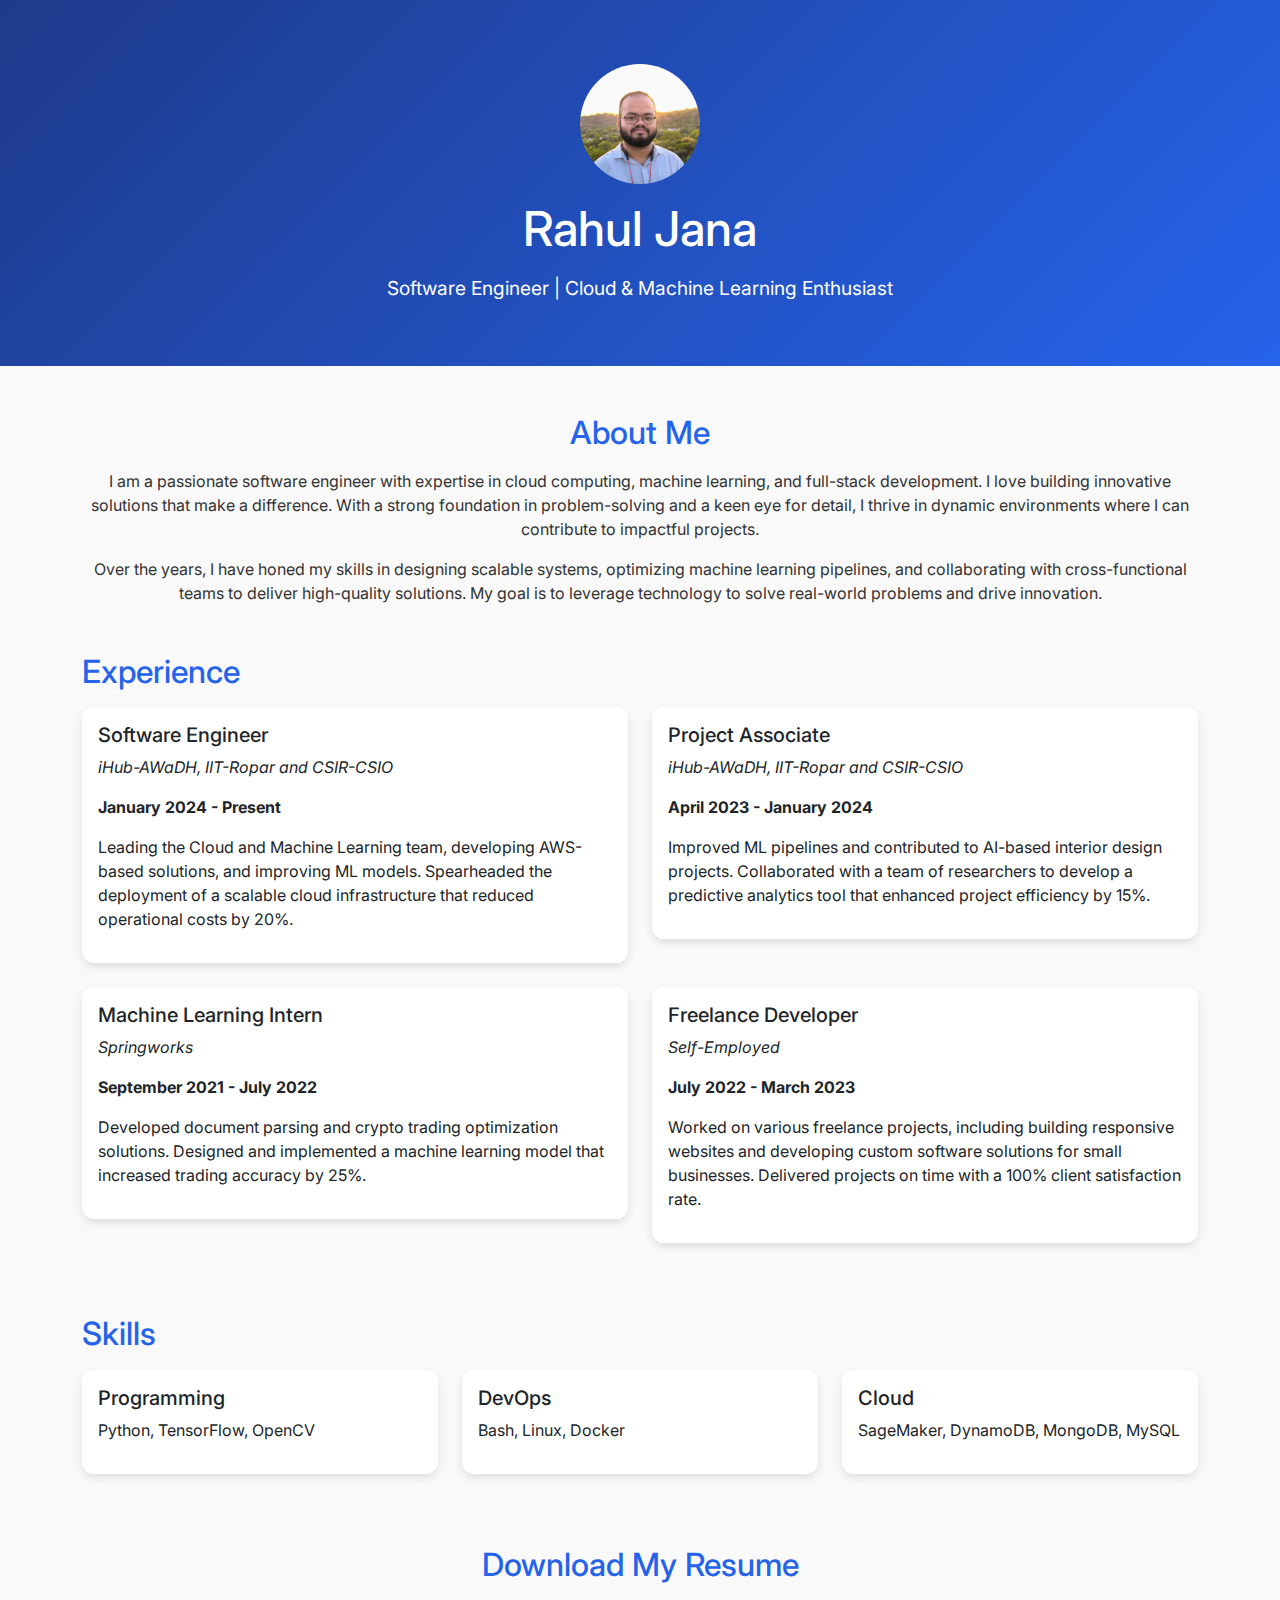
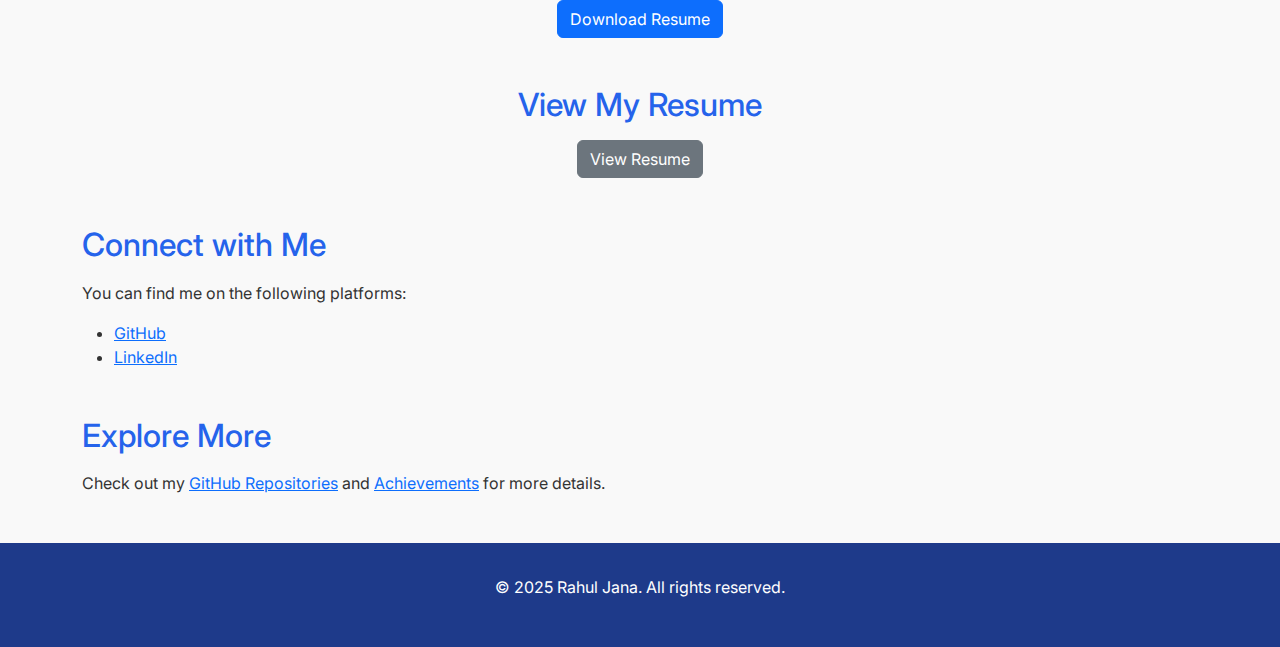
<file: index.html>
<!DOCTYPE html>
<html lang="en">
<head>
    <meta charset="UTF-8">
    <meta name="viewport" content="width=device-width, initial-scale=1.0">
    <title>Rahul Jana - Portfolio</title>
    <!-- Bootstrap CSS -->
    <link href="https://cdn.jsdelivr.net/npm/bootstrap@5.3.0-alpha3/dist/css/bootstrap.min.css" rel="stylesheet">
    <!-- Google Fonts -->
    <link href="https://fonts.googleapis.com/css2?family=Inter:wght@400;600;700&display=swap" rel="stylesheet">
    <style>
        body {
            font-family: 'Inter', sans-serif;
            background: #f9f9f9;
            color: #333;
        }
        header {
            background: linear-gradient(135deg, #1e3a8a, #2563eb);
            color: white;
            padding: 4rem 2rem;
            text-align: center;
            position: relative;
        }
        header h1 {
            font-size: 3rem;
            margin: 0;
        }
        header p {
            margin: 1rem 0 0;
            font-size: 1.2rem;
        }
        .section {
            margin-bottom: 3rem;
        }
        .section h2 {
            font-size: 2rem;
            color: #2563eb;
            margin-bottom: 1rem;
        }
        .card {
            border: none;
            border-radius: 12px;
            box-shadow: 0 4px 8px rgba(0, 0, 0, 0.1);
            transition: transform 0.3s, box-shadow 0.3s;
        }
        .card:hover {
            transform: translateY(-5px);
            box-shadow: 0 6px 12px rgba(0, 0, 0, 0.2);
        }
        footer {
            text-align: center;
            padding: 2rem;
            background: #1e3a8a;
            color: white;
            margin-top: 2rem;
        }
    </style>
</head>
<body>
    <header>
        <div class="text-center">
            <img src="profile.jpg" alt="Rahul Jana" class="img-fluid rounded-circle mb-3" style="width: 120px; height: 120px; object-fit: cover;">
            <h1>Rahul Jana</h1>
            <p>Software Engineer | Cloud & Machine Learning Enthusiast</p>
        </div>
    </header>
    <div class="container mt-5">
        <div class="section text-center">
            <h2>About Me</h2>
            <p>I am a passionate software engineer with expertise in cloud computing, machine learning, and full-stack development. I love building innovative solutions that make a difference. With a strong foundation in problem-solving and a keen eye for detail, I thrive in dynamic environments where I can contribute to impactful projects.</p>
            <p>Over the years, I have honed my skills in designing scalable systems, optimizing machine learning pipelines, and collaborating with cross-functional teams to deliver high-quality solutions. My goal is to leverage technology to solve real-world problems and drive innovation.</p>
        </div>
        <div class="section">
            <h2>Experience</h2>
            <div class="row">
                <div class="col-md-6">
                    <div class="card p-3 mb-4">
                        <h5>Software Engineer</h5>
                        <p><em>iHub-AWaDH, IIT-Ropar and CSIR-CSIO</em></p>
                        <p><strong>January 2024 - Present</strong></p>
                        <p>Leading the Cloud and Machine Learning team, developing AWS-based solutions, and improving ML models. Spearheaded the deployment of a scalable cloud infrastructure that reduced operational costs by 20%.</p>
                    </div>
                </div>
                <div class="col-md-6">
                    <div class="card p-3 mb-4">
                        <h5>Project Associate</h5>
                        <p><em>iHub-AWaDH, IIT-Ropar and CSIR-CSIO</em></p>
                        <p><strong>April 2023 - January 2024</strong></p>
                        <p>Improved ML pipelines and contributed to AI-based interior design projects. Collaborated with a team of researchers to develop a predictive analytics tool that enhanced project efficiency by 15%.</p>
                    </div>
                </div>
                <div class="col-md-6">
                    <div class="card p-3 mb-4">
                        <h5>Machine Learning Intern</h5>
                        <p><em>Springworks</em></p>
                        <p><strong>September 2021 - July 2022</strong></p>
                        <p>Developed document parsing and crypto trading optimization solutions. Designed and implemented a machine learning model that increased trading accuracy by 25%.</p>
                    </div>
                </div>
                <div class="col-md-6">
                    <div class="card p-3 mb-4">
                        <h5>Freelance Developer</h5>
                        <p><em>Self-Employed</em></p>
                        <p><strong>July 2022 - March 2023</strong></p>
                        <p>Worked on various freelance projects, including building responsive websites and developing custom software solutions for small businesses. Delivered projects on time with a 100% client satisfaction rate.</p>
                    </div>
                </div>
            </div>
        </div>
        <div class="section">
            <h2>Skills</h2>
            <div class="row">
                <div class="col-md-4">
                    <div class="card p-3 mb-4">
                        <h5>Programming</h5>
                        <p>Python, TensorFlow, OpenCV</p>
                    </div>
                </div>
                <div class="col-md-4">
                    <div class="card p-3 mb-4">
                        <h5>DevOps</h5>
                        <p>Bash, Linux, Docker</p>
                    </div>
                </div>
                <div class="col-md-4">
                    <div class="card p-3 mb-4">
                        <h5>Cloud</h5>
                        <p>SageMaker, DynamoDB, MongoDB, MySQL</p>
                    </div>
                </div>
            </div>
        </div>
        <div class="section text-center">
            <h2>Download My Resume</h2>
            <a href="Rahul_s_Resume_2025.pdf" class="btn btn-primary" download>Download Resume</a>
        </div>
        <div class="section text-center">
            <h2>View My Resume</h2>
            <a href="Rahul_s_Resume_2025.pdf" class="btn btn-secondary" target="_blank">View Resume</a>
        </div>
        <div class="section">
            <h2>Connect with Me</h2>
            <p>You can find me on the following platforms:</p>
            <ul>
                <li><a href="https://github.com/RahulJana" target="_blank">GitHub</a></li>
                <li><a href="https://www.linkedin.com/in/rahuljana-4/" target="_blank">LinkedIn</a></li>
            </ul>
        </div>
        <div class="section">
            <h2>Explore More</h2>
            <p>Check out my <a href="github.html">GitHub Repositories</a> and <a href="achievements.html">Achievements</a> for more details.</p>
        </div>
    </div>
    <footer>
        <p>&copy; 2025 Rahul Jana. All rights reserved.</p>
    </footer>
    <!-- Bootstrap JS -->
    <script src="https://cdn.jsdelivr.net/npm/bootstrap@5.3.0-alpha3/dist/js/bootstrap.bundle.min.js"></script>
</body>
</html>
</file>
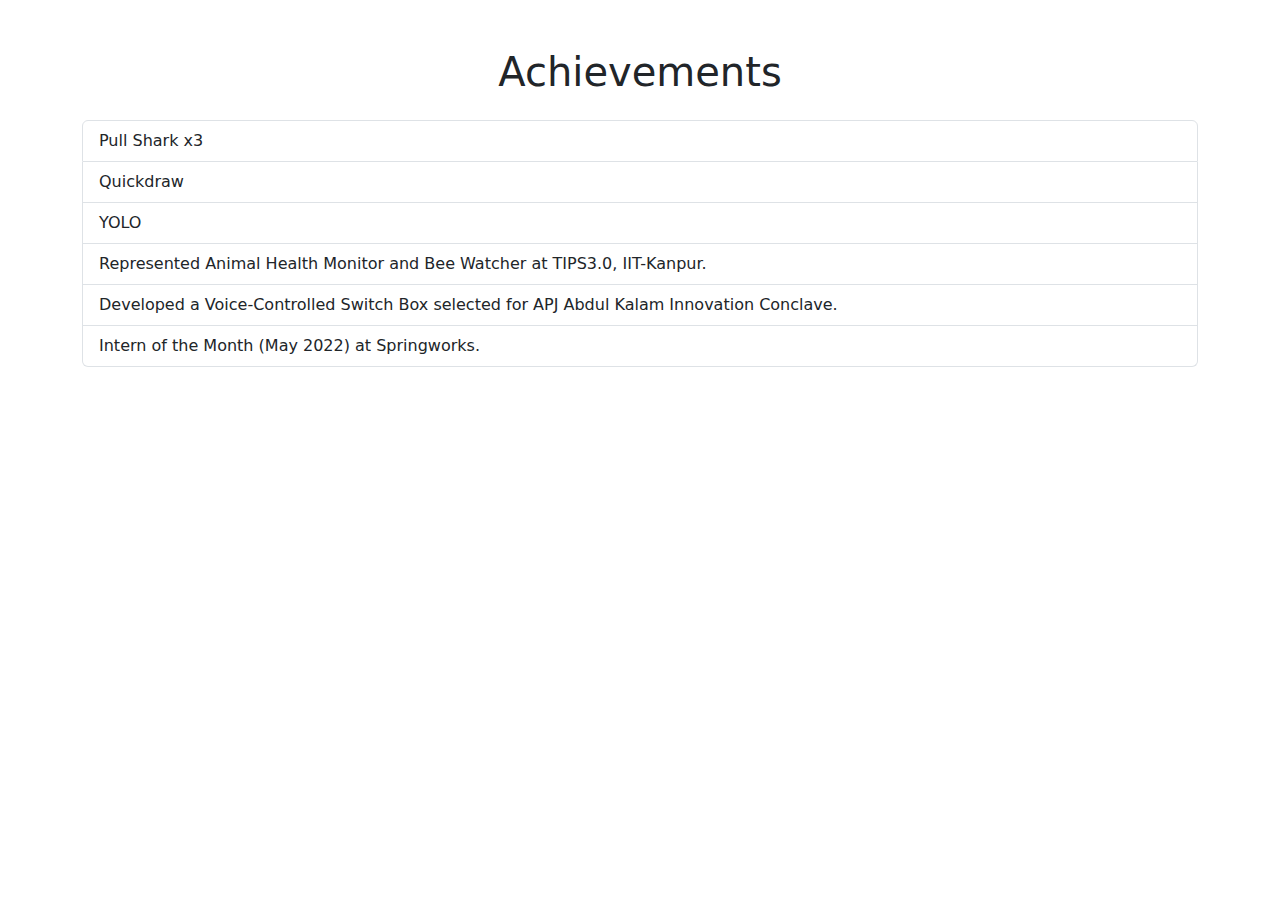
<file: achievements.html>
<!DOCTYPE html>
<html lang="en">
<head>
    <meta charset="UTF-8">
    <meta name="viewport" content="width=device-width, initial-scale=1.0">
    <title>Achievements</title>
    <link href="https://cdn.jsdelivr.net/npm/bootstrap@5.3.0-alpha3/dist/css/bootstrap.min.css" rel="stylesheet">
</head>
<body>
    <div class="container mt-5">
        <h1 class="text-center">Achievements</h1>
        <ul class="list-group mt-4">
            <li class="list-group-item">Pull Shark x3</li>
            <li class="list-group-item">Quickdraw</li>
            <li class="list-group-item">YOLO</li>
            <li class="list-group-item">Represented Animal Health Monitor and Bee Watcher at TIPS3.0, IIT-Kanpur.</li>
            <li class="list-group-item">Developed a Voice-Controlled Switch Box selected for APJ Abdul Kalam Innovation Conclave.</li>
            <li class="list-group-item">Intern of the Month (May 2022) at Springworks.</li>
        </ul>
    </div>
</body>
</html>
</file>
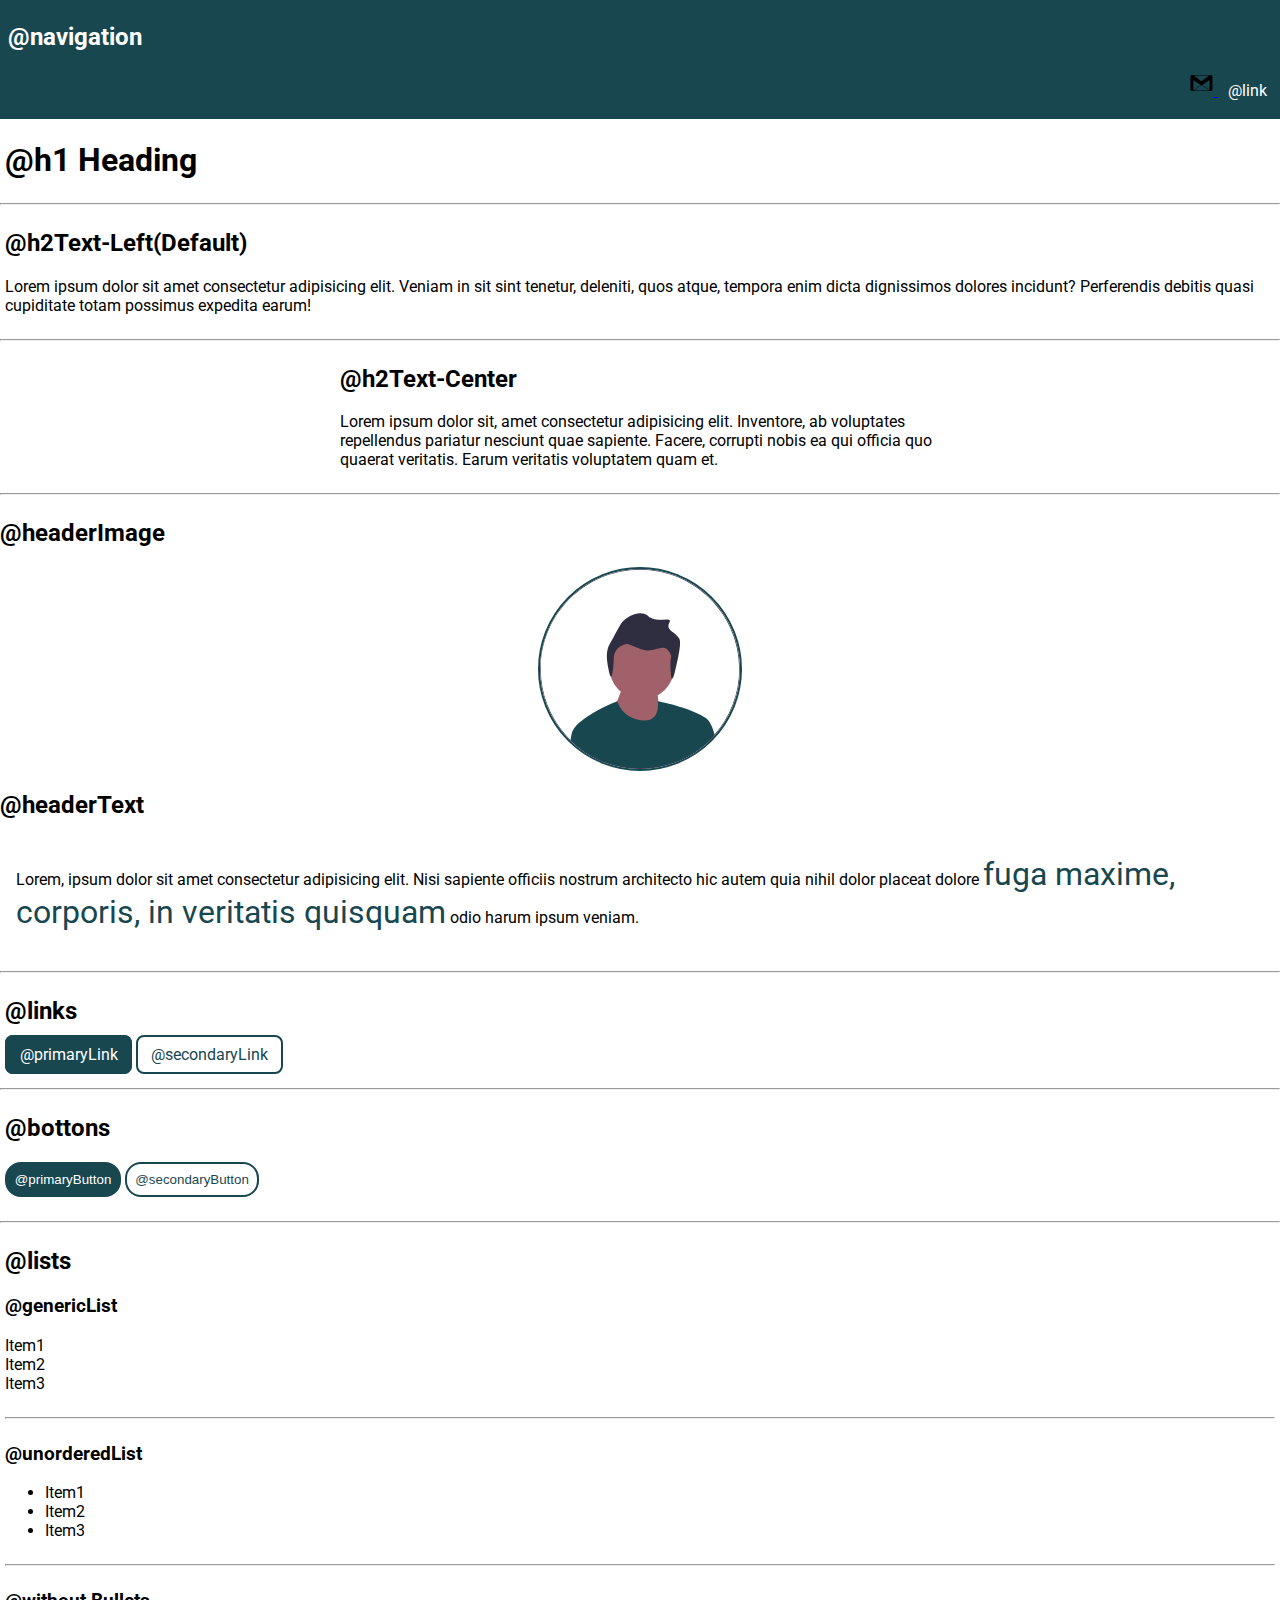
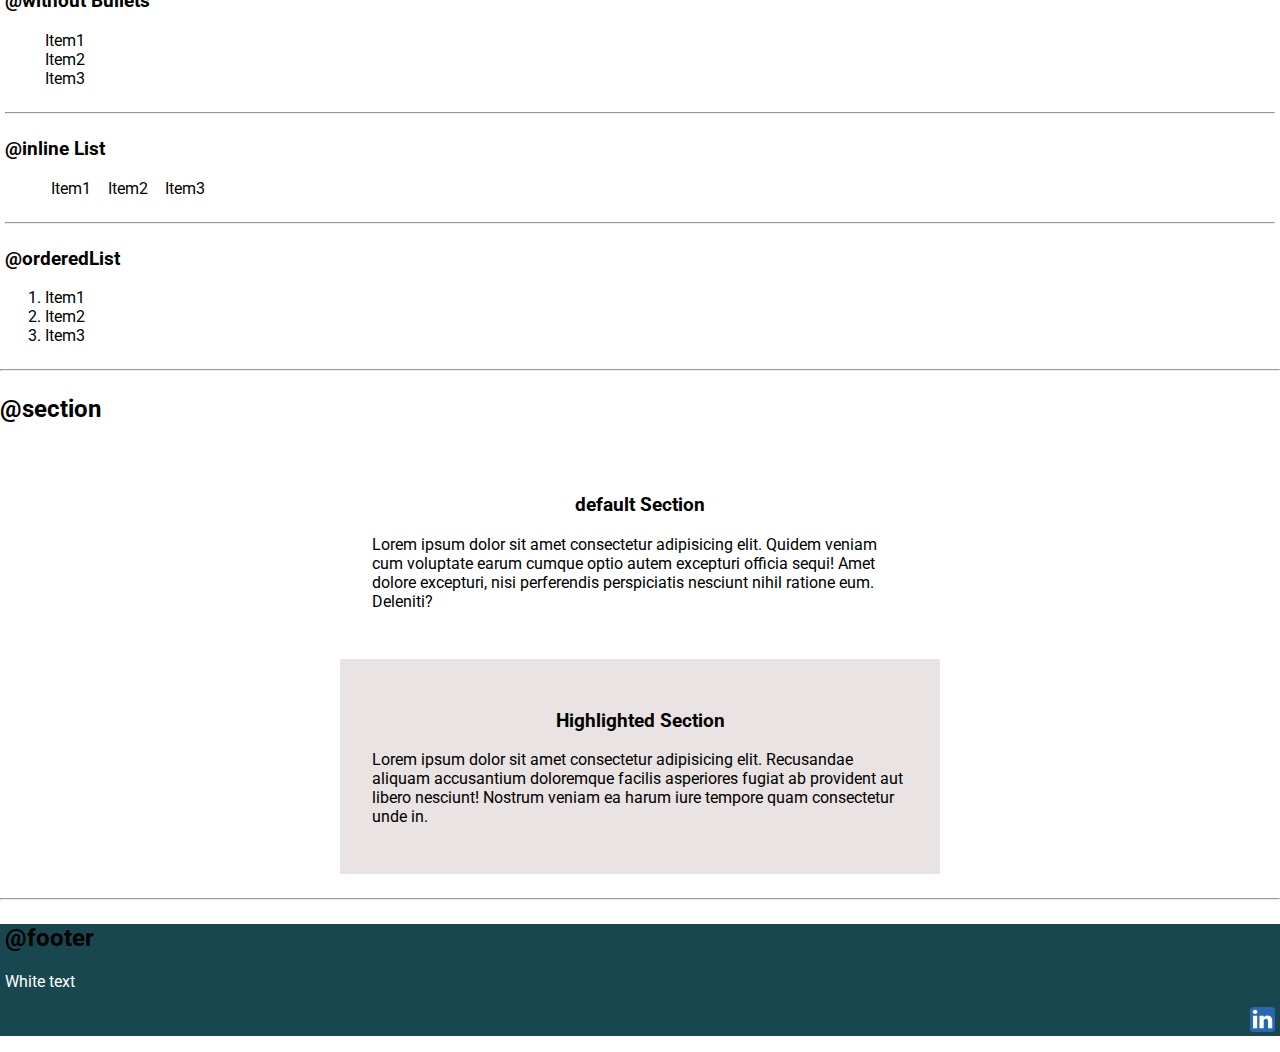
<file: components.html>
<!DOCTYPE html>
<html lang="en">
    <head>
        <meta charset="UTF-8" />
        <meta http-equiv="X-UA-Compatible" content="IE=edge" />
        <meta name="viewport" content="width=device-width, initial-scale=1.0" />
        <title>@componentLibrary</title>
        <link rel="stylesheet" href="./styles/styles.css" />
    </head>
    <body>
        <nav class="navigation">
            <h2 class="container">@navigation</h2>
            <ul class="nav-right">
                <a href="@emailaddress">
                    <img
                        class="img-socials"
                        src="./media/svg/black_gmail.svg"
                        alt=""
                    />
                </a>
                <a class="link" href="">@link</a>
            </ul>
        </nav>
        <h1 class="container">@h1 Heading</h1>
        <hr />

        <div class="container">
            <h2>@h2Text-Left(Default)</h2>
            <p>
                Lorem ipsum dolor sit amet consectetur adipisicing elit. Veniam
                in sit sint tenetur, deleniti, quos atque, tempora enim dicta
                dignissimos dolores incidunt? Perferendis debitis quasi
                cupiditate totam possimus expedita earum!
            </p>
        </div>
        <hr />

        <div class="container-center">
            <h2>@h2Text-Center</h2>
            <p>
                Lorem ipsum dolor sit, amet consectetur adipisicing elit.
                Inventore, ab voluptates repellendus pariatur nesciunt quae
                sapiente. Facere, corrupti nobis ea qui officia quo quaerat
                veritatis. Earum veritatis voluptatem quam et.
            </p>
        </div>
        <hr />

        <div>
            <header>
                <h2>@headerImage</h2>
                <img
                    class="img-center img-round-profile"
                    src="./media/images/profile illustration.svg"
                    alt=""
                />

                <h2>@headerText</h2>
                <p class="header">
                    Lorem, ipsum dolor sit amet consectetur adipisicing elit.
                    Nisi sapiente officiis nostrum architecto hic autem quia
                    nihil dolor placeat dolore
                    <span class="header-text-highlight"
                        >fuga maxime, corporis, in veritatis quisquam</span
                    >
                    odio harum ipsum veniam.
                </p>
            </header>
        </div>
        <hr />

        <div class="container">
            <h2>@links</h2>
            <a class="link link-primary" href="">@primaryLink</a>
            <a class="link link-secondary" href="">@secondaryLink</a>
        </div>
        <hr />

        <div class="container">
            <h2>@bottons</h2>
            <button class="btn btn-primary">@primaryButton</button>
            <button class="btn btn-secondary">@secondaryButton</button>
        </div>
        <hr />

        <div class="container">
            <h2>@lists</h2>
            <h3>@genericList</h3>
            <li>Item1</li>
            <li>Item2</li>
            <li>Item3</li>
            <hr />

            <h3>@unorderedList</h3>
            <ul>
                <li>Item1</li>
                <li>Item2</li>
                <li>Item3</li>
            </ul>
            <hr />

            <h3>@without Bullets</h3>
            <ul class="list-non-bullets">
                <li>Item1</li>
                <li>Item2</li>
                <li>Item3</li>
            </ul>
            <hr />

            <h3>@inline List</h3>
            <ul>
                <li class="list-item-inline">Item1</li>
                <li class="list-item-inline">Item2</li>
                <li class="list-item-inline">Item3</li>
            </ul>
            <hr />

            <!-- <h3>@inline Items with borders</h3>
            <ul>
                <li class="list-item-inline items-border">Item1</li>
                <li class="list-item-inline items-border">Item2</li>
                <li class="list-item-inline items-border">Item3</li>
            </ul> -->

            <h3>@orderedList</h3>
            <ol>
                <li>Item1</li>
                <li>Item2</li>
                <li>Item3</li>
            </ol>
        </div>
        <hr />

        <h2>@section</h2>
        <div>
            <div class="container container-center">
                <section class="section">
                    <h3 class="section-heading">default Section</h3>
                    <p>
                        Lorem ipsum dolor sit amet consectetur adipisicing elit.
                        Quidem veniam cum voluptate earum cumque optio autem
                        excepturi officia sequi! Amet dolore excepturi, nisi
                        perferendis perspiciatis nesciunt nihil ratione eum.
                        Deleniti?
                    </p>
                </section>
            </div>

            <div class="container container-center">
                <section class="section section-highlighted">
                    <h3 class="section-heading">Highlighted Section</h3>
                    <p>
                        Lorem ipsum dolor sit amet consectetur adipisicing elit.
                        Recusandae aliquam accusantium doloremque facilis
                        asperiores fugiat ab provident aut libero nesciunt!
                        Nostrum veniam ea harum iure tempore quam consectetur
                        unde in.
                    </p>
                </section>
            </div>
        </div>
        <hr />

        <footer class="footer container">
            <h2>@footer</h2>
            <p class="footer-white-text">White text</p>
            <ul class="footer-right">
                <a href="https://www.linkedin.com/in/rahuljana-4/">
                    <img
                        class="img-socials"
                        src="./media/svg/linkedin.svg"
                        alt="linkedin"
                    />
                </a>
            </ul>
        </footer>
    </body>
</html>
</file>
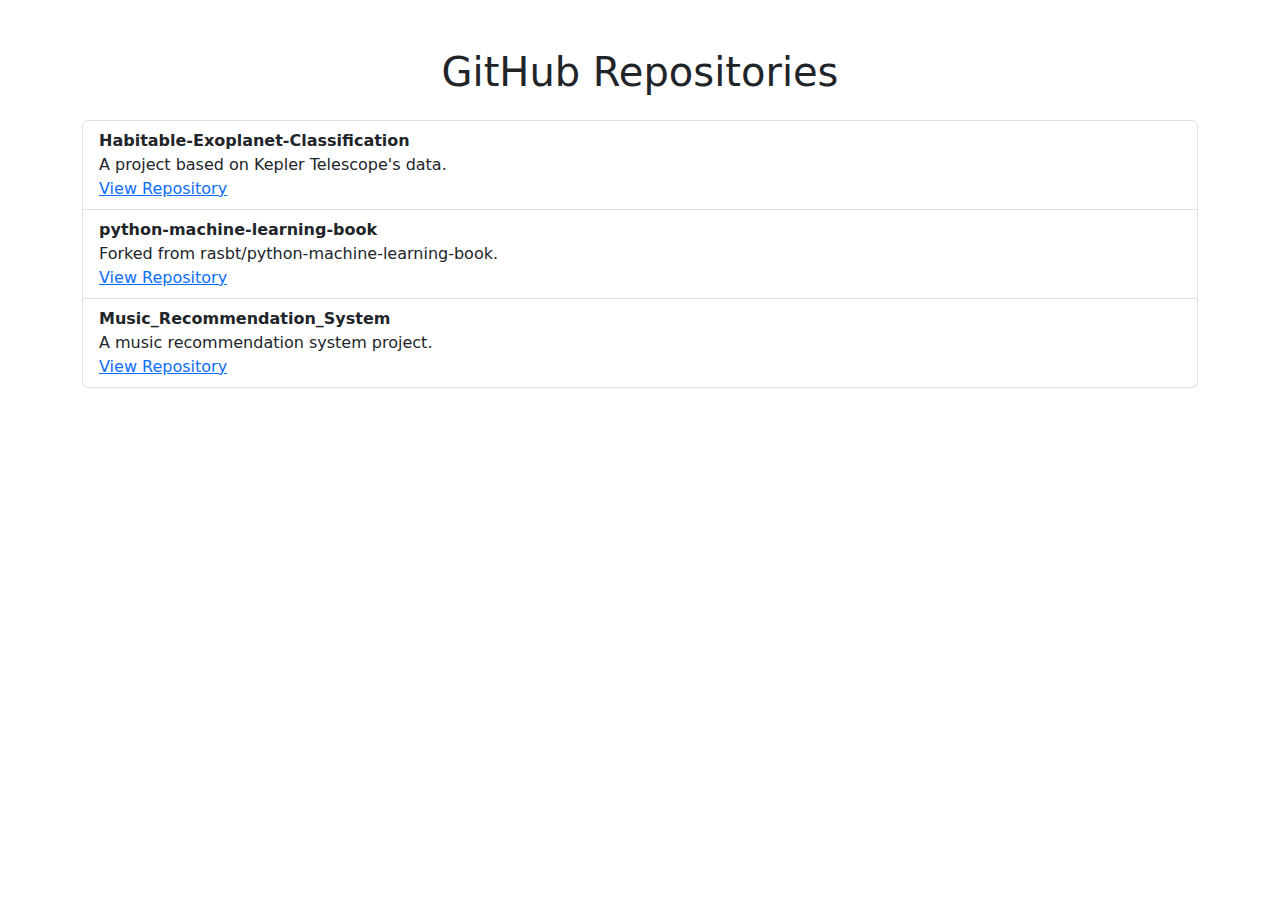
<file: github.html>
<!DOCTYPE html>
<html lang="en">
<head>
    <meta charset="UTF-8">
    <meta name="viewport" content="width=device-width, initial-scale=1.0">
    <title>GitHub Repositories</title>
    <link href="https://cdn.jsdelivr.net/npm/bootstrap@5.3.0-alpha3/dist/css/bootstrap.min.css" rel="stylesheet">
</head>
<body>
    <div class="container mt-5">
        <h1 class="text-center">GitHub Repositories</h1>
        <ul class="list-group mt-4">
            <li class="list-group-item">
                <strong>Habitable-Exoplanet-Classification</strong><br>
                A project based on Kepler Telescope's data.<br>
                <a href="https://github.com/RahulJana/Habitable-Exoplanet-Classification" target="_blank">View Repository</a>
            </li>
            <li class="list-group-item">
                <strong>python-machine-learning-book</strong><br>
                Forked from rasbt/python-machine-learning-book.<br>
                <a href="https://github.com/RahulJana/python-machine-learning-book" target="_blank">View Repository</a>
            </li>
            <li class="list-group-item">
                <strong>Music_Recommendation_System</strong><br>
                A music recommendation system project.<br>
                <a href="https://github.com/RahulJana/Music_Recommendation_System" target="_blank">View Repository</a>
            </li>
        </ul>
    </div>
</body>
</html>
</file>
<file: styles/styles.css>
@import url("https://fonts.googleapis.com/css2?family=Roboto:wght@400;700&display=swap");

:root {
    --primary-color: #184750;
    --secondary-color: #e9e3e3;
}

body {
    /* Custom fonts */
    font-family: "Roboto", sans-serif;
    margin: 0px;
    /* background-color: #dbf9fc; */
}

/* thematic break */
hr {
    margin: 1.5rem 0rem;
}

/* Containers */
.container {
    padding-left: 0.3rem;
    padding-right: 0.3rem;
}

.container-center {
    margin: auto;
    max-width: 600px;
}

/* navigation */
.navigation {
    background-color: var(--primary-color);
    color: white;
    /* border-bottom-left-radius: 1rem; */
    padding: 0.2rem;
}

.text-right {
    text-align: right;
}

/* overriding */
.navigation .link {
    color: white;
    padding: 0rem 0.5rem;
}

.nav-right {
    text-align: right;
}

.link-active {
    font-weight: bold;
}

/* Header */
.header {
    padding: 1rem;
    
}

/* Header text */
.hero-text{
    font-size: 1rem;
}
.header-text-highlight {
    color: var(--primary-color);
    font-size: 2rem;
}

/* Image */
.img-center {
    display: block;
    margin-left: auto;
    margin-right: auto;
    /* white-space: normal; */
}

.img-round-profile {
    border-radius: 50%;
    height: 200px;
    width: 200px;
    border: 2.3px solid var(--primary-color);
}

/* Links */
.link {
    text-decoration: none;
    padding: 0.5rem 0.8rem;
    border: 2.3px solid var(--primary-color);
}

.link-primary {
    background-color: var(--primary-color);
    color: white;
    border-radius: 0.5rem;
}

.link-secondary {
    background-color: white;
    color: var(--primary-color);
    border-radius: 0.5rem;
}

/* Buttons */
.btn {
    padding: 0.5rem 0.5rem;
    border-radius: 1rem;
    border: 2.3px solid var(--primary-color);
}

.btn-primary {
    background-color: var(--primary-color);
    color: white;
}

.btn-secondary {
    color: var(--primary-color);
    background-color: white;
}

/* list */
.list-non-bullets {
    list-style: none;
}

.list-item-inline {
    /* property of list tags */
    display: inline;
    padding: 0rem 0.4rem;
}

.list-item-inline .items-border {
    padding: 0.5rem 0.5rem;
    border: 2.3px solid var(--primary-color);
}

/* section */
.section {
    padding: 2rem;
}

.section-heading{
    text-align: center;
}

.section-highlighted{
    background-color: var(--secondary-color);
}

/* Footer */
.footer {
    background-color: #184750;
}

.footer-right {
    text-align: right;
}

.link-footer {
    padding: 0.3rem;
}

.link-color {
    color: white;
}

.footer-white-text {
    color: white;
}

/* Skills */
.img-skills {
    height: 50px;
    width: 50px;
}

/* Socials */
.img-socials {
    height: 25px;
    width: 25px;
}
</file>
